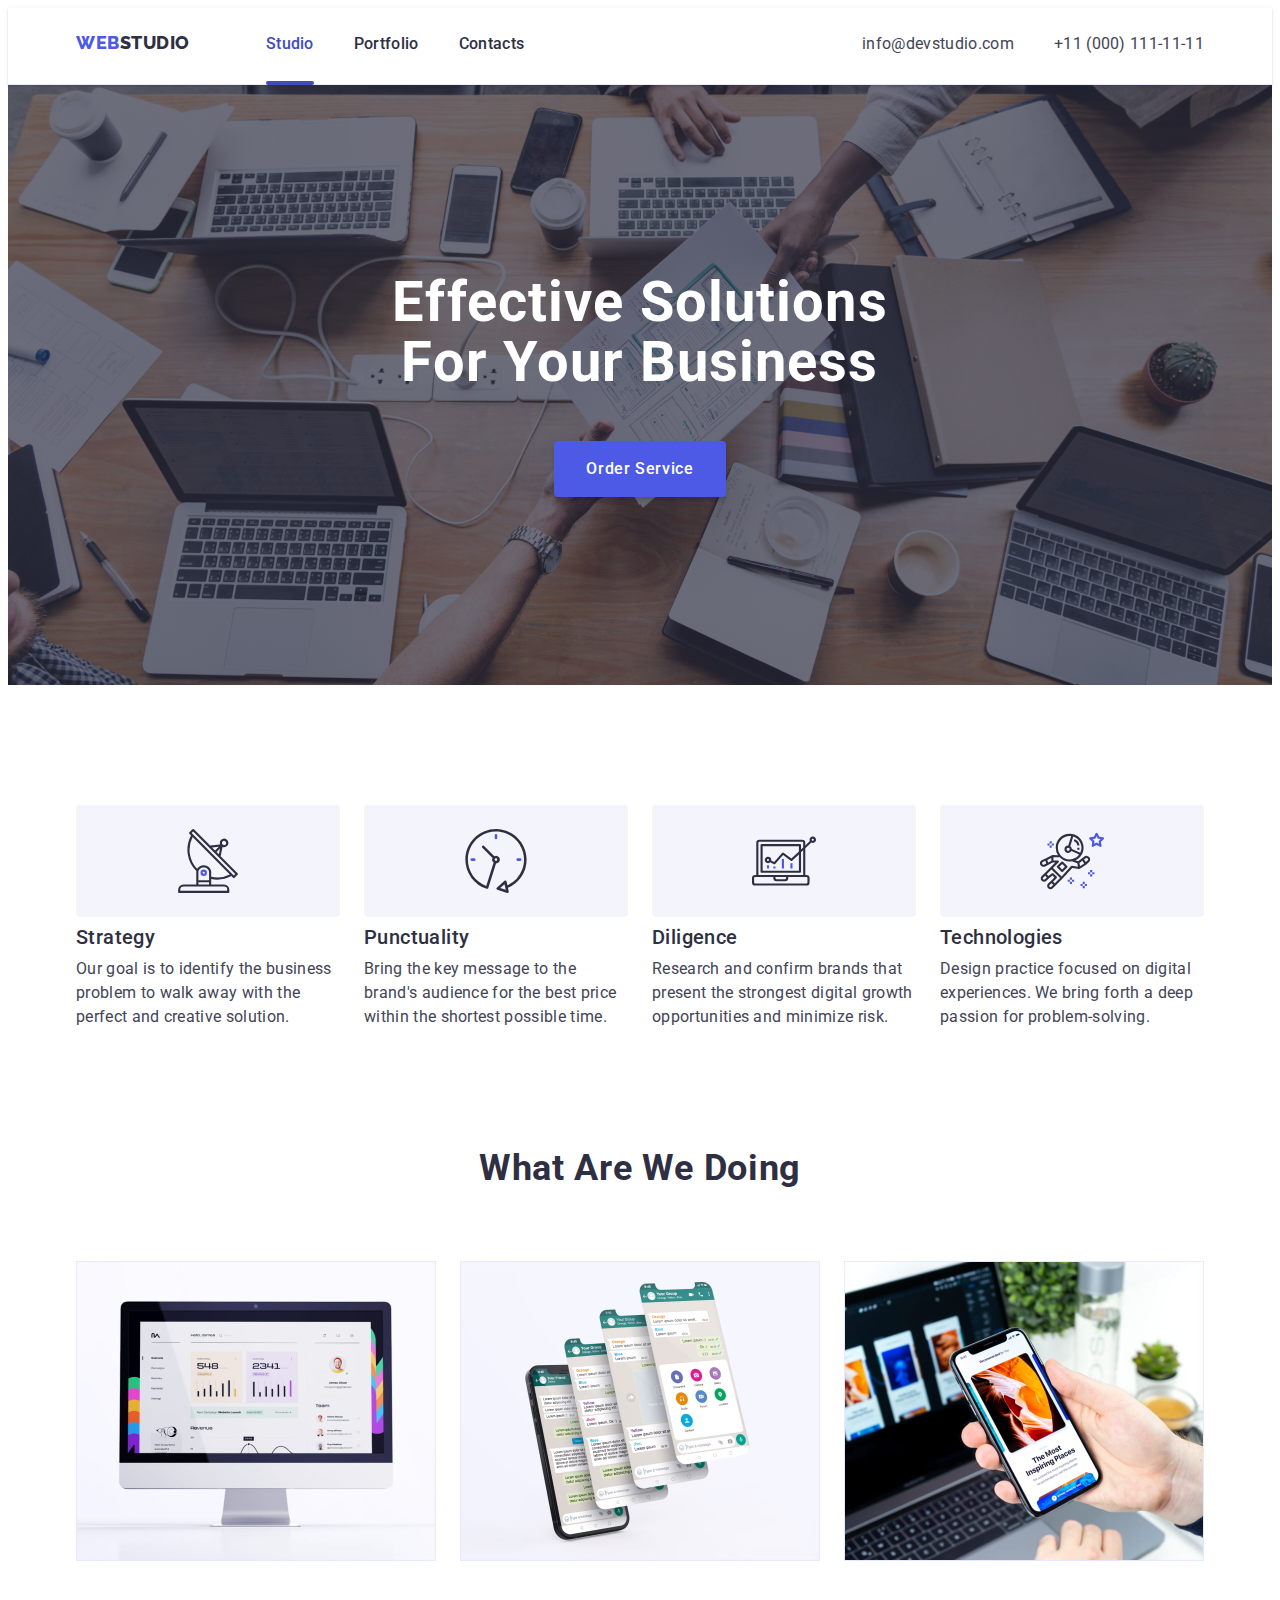
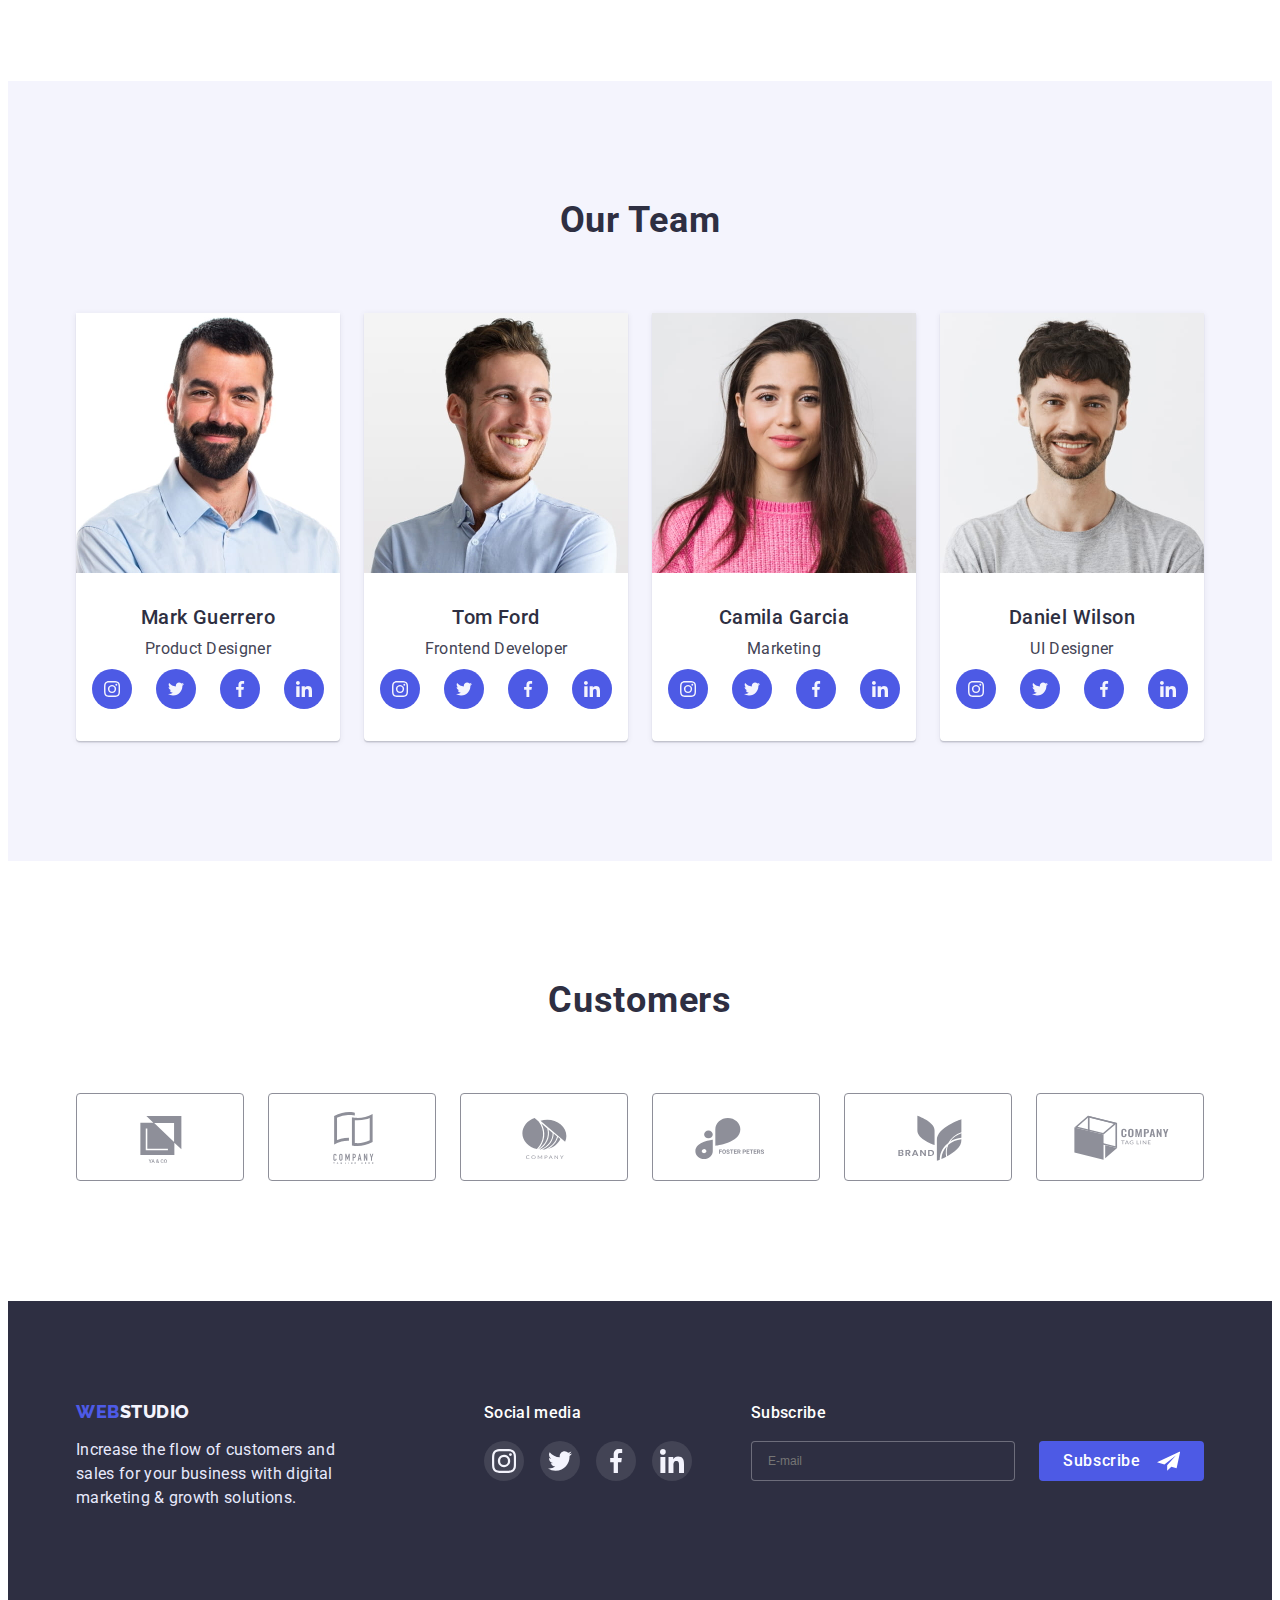
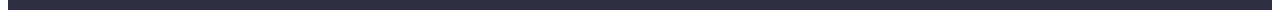
<file: index.html>
<!DOCTYPE html>
<html lang="en">
  <head>
    <meta charset="UTF-8" />
    <meta http-equiv="X-UA-Compatible" content="IE=edge" />
    <meta name="viewport" content="width=device-width, initial-scale=1.0" />
    <title>WebStudio</title>
    <link rel="preconnect" href="https://fonts.googleapis.com" />
    <link rel="preconnect" href="https://fonts.gstatic.com" crossorigin />
    <link
      href="https://fonts.googleapis.com/css2?family=Raleway:wght@800&family=Roboto:wght@400;500;700;900&display=swap"
      rel="stylesheet"
    />
    <link
      rel="stylesheet"
      href="https://cdnjs.cloudflare.com/ajax/libs/modern-normalize/1.1.0/modern-normalize.min.css"
      integrity="sha512-wpPYUAdjBVSE4KJnH1VR1HeZfpl1ub8YT/NKx4PuQ5NmX2tKuGu6U/JRp5y+Y8XG2tV+wKQpNHVUX03MfMFn9Q=="
      crossorigin="anonymous"
      referrerpolicy="no-referrer"
    />
    <link rel="stylesheet" href="./css/style.css" />
  </head>
  <body >
    <!-- header -->
    <header class="header">
      <div class="container head-nav">
        <nav class="navigation">
          <a href="./index.html" class="navigation-logo link"
            >Web<span class="head-logo">Studio</span></a
          >
          <ul class="navigation-list list">
            <li class="navigation-item">
              <a href="./index.html" class="navigation-link link accent"
                >Studio</a
              >
            </li>
            <li class="navigation-item">
              <a href="./portfolio.html" class="navigation-link link"
                >Portfolio</a
              >
            </li>
            <li class="navigation-item">
              <a href="" class="navigation-link link">Contacts</a>
            </li>
          </ul>
        </nav>
        <address class="address">
          <ul class="address-list list">
            <li class="address-item">
              <a href="mailto:info@devstudio.com" class="address-link link"
                >info@devstudio.com</a
              >
            </li>
            <li class="address-item">
              <a href="tel:+110001111111" class="address-link link"
                >+11 (000) 111-11-11</a
              >
            </li>
          </ul>
        </address>
        <button class="menu-btn js-open-menu" >
          <svg class="icon-menu">
            <use class="icon-charm" href="./images/icons.svg#icon-charm"></use>
          </svg>
        </button>
      </div>
    </header>
    <main>
      <!-- hero -->
      <section class="hero">
        <div class="container">
          <h1 class="hero-title">
            Effective Solutions <br />
            for Your Business
          </h1>
          <button type="button" class="style-btn hero-btn" data-modal-open>
            Order Service
          </button>
        </div>
      </section>
      <!-- section 2  -->
      <section class="quality section">
        <div class="container">
          <h2 class="quality-title visually-hidden">quality</h2>
          <ul class="quality-list list">
            <li class="quality-item">
              <div class="quality-box">
                <svg class="quality-icon">
                  <use href="./images/icons.svg#icon-antenna"></use>
                </svg>
              </div>
              <h3 class="quality-subtitle">Strategy</h3>
              <p class="quality-descr">
                Our goal is to identify the business problem to walk away with
                the perfect and creative solution.
              </p>
            </li>
            <li class="quality-item">
              <div class="quality-box">
                <svg class="quality-icon">
                  <use href="./images/icons.svg#icon-clock"></use>
                </svg>
              </div>
              <h3 class="quality-subtitle">Punctuality</h3>
              <p class="quality-descr">
                Bring the key message to the brand's audience for the best price
                within the shortest possible time.
              </p>
            </li>
            <li class="quality-item">
              <div class="quality-box">
                <svg class="quality-icon">
                  <use href="./images/icons.svg#icon-diagram"></use>
                </svg>
              </div>
              <h3 class="quality-subtitle">Diligence</h3>
              <p class="quality-descr">
                Research and confirm brands that present the strongest digital
                growth opportunities and minimize risk.
              </p>
            </li>
            <li class="quality-item">
              <div class="quality-box">
                <svg class="quality-icon">
                  <use href="./images/icons.svg#icon-astronaut"></use>
                </svg>
              </div>
              <h3 class="quality-subtitle">Technologies</h3>
              <p class="quality-descr">
                Design practice focused on digital experiences. We bring forth a
                deep passion for problem-solving.
              </p>
            </li>
          </ul>
        </div>
      </section>
      <!-- section 3 -->
      <section class="our-work section">
        <div class="container">
          <h2 class="work-title">What are we doing</h2>
          <ul class="work-list list">
            <li class="work-item">
              <img srcset="./images/img-1.jpg 360w, ./images/img-1@2x.jpg 720w" src="./images/img-1.jpg" sizes="(max-width: 767px) 360px,(min-width: 768px) 720px" alt="computer" width="360" />
            </li>
            <li class="work-item">
              <img srcset="./images/img-2.jpg 360w, ./images/img-2@2x.jpg 720w" src="./images/img-2.jpg" sizes="(max-width: 767px) 360px,(min-width: 768px) 720px" alt="mobile phone" width="360" />
            </li>
            <li class="work-item">
              <img srcset="./images/img-3.jpg 360w, ./images/img-3@2x.jpg 720w" src="./images/img-3.jpg" sizes="(max-width: 767px) 360px,(min-width: 768px) 720px" alt="work table" width="360" />
            </li>
          </ul>
        </div>
      </section>
      <!-- section 4 -->
      <section class="team section">
        <div class="container">
          <h2 class="team-title">Our Team</h2>
          <ul class="team-list list">
            <li class="team-item">
              <img srcset="./images/photo-1.jpg 264w, ./images/photo-1@2x.jpg 528w" sizes="(max-width: 767px) 264px,(min-width: 768px) 528px" src="./images/photo-1.jpg" alt="Mark Guerrero" />
              <div class="box">
                <h3 class="team-subtitle">Mark Guerrero</h3>
                <p class="team-descr">Product Designer</p>
                <ul class="team-soc-list list">
                  <li class="team-soc-item">
                    <a class="team-soc-link" href="">
                      <svg class="team-soc-icon">
                        <use href="./images/icons.svg#icon-instagram"></use>
                      </svg>
                    </a>
                  </li>
                  <li class="team-soc-item">
                    <a class="team-soc-link" href="">
                      <svg class="team-soc-icon">
                        <use href="./images/icons.svg#icon-twitter"></use>
                      </svg>
                    </a>
                  </li>
                  <li class="team-soc-item">
                    <a class="team-soc-link" href="">
                      <svg class="team-soc-icon">
                        <use href="./images/icons.svg#icon-facebook"></use>
                      </svg>
                    </a>
                  </li>
                  <li class="team-soc-item">
                    <a class="team-soc-link" href="">
                      <svg class="team-soc-icon">
                        <use href="./images/icons.svg#icon-linkedin"></use>
                      </svg>
                    </a>
                  </li>
                </ul>
              </div>
            </li>
            <li class="team-item">
              <img srcset="./images/photo-2.jpg 264w, ./images/photo-2@2x.jpg 528w" sizes="(max-width: 767px) 264px,(min-width: 768px) 528px" src="./images/photo-2.jpg" alt="Tom Ford" />
              <div class="box">
                <h3 class="team-subtitle">Tom Ford</h3>
                <p class="team-descr">Frontend Developer</p>
                <ul class="team-soc-list list">
                  <li class="team-soc-item">
                    <a class="team-soc-link" href="">
                      <svg class="team-soc-icon">
                        <use href="./images/icons.svg#icon-instagram"></use>
                      </svg>
                    </a>
                  </li>
                  <li class="team-soc-item">
                    <a class="team-soc-link" href="">
                      <svg class="team-soc-icon">
                        <use href="./images/icons.svg#icon-twitter"></use>
                      </svg>
                    </a>
                  </li>
                  <li class="team-soc-item">
                    <a class="team-soc-link" href="">
                      <svg class="team-soc-icon">
                        <use href="./images/icons.svg#icon-facebook"></use>
                      </svg>
                    </a>
                  </li>
                  <li class="team-soc-item">
                    <a class="team-soc-link" href="">
                      <svg class="team-soc-icon">
                        <use href="./images/icons.svg#icon-linkedin"></use>
                      </svg>
                    </a>
                  </li>
                </ul>
              </div>
            </li>
            <li class="team-item">
              <img srcset="./images/photo-3.jpg 264w, ./images/photo-3@2x.jpg 528w" sizes="(max-width: 767px) 264px,(min-width: 768px) 528px" src="./images/photo-3.jpg" alt="Camila Garcia" />
              <div class="box">
                <h3 class="team-subtitle">Camila Garcia</h3>
                <p class="team-descr">Marketing</p>
                <ul class="team-soc-list list">
                  <li class="team-soc-item">
                    <a class="team-soc-link" href="">
                      <svg class="team-soc-icon">
                        <use href="./images/icons.svg#icon-instagram"></use>
                      </svg>
                    </a>
                  </li>
                  <li class="team-soc-item">
                    <a class="team-soc-link" href="">
                      <svg class="team-soc-icon">
                        <use href="./images/icons.svg#icon-twitter"></use>
                      </svg>
                    </a>
                  </li>
                  <li class="team-soc-item">
                    <a class="team-soc-link" href="">
                      <svg class="team-soc-icon">
                        <use href="./images/icons.svg#icon-facebook"></use>
                      </svg>
                    </a>
                  </li>
                  <li class="team-soc-item">
                    <a class="team-soc-link" href="">
                      <svg class="team-soc-icon">
                        <use href="./images/icons.svg#icon-linkedin"></use>
                      </svg>
                    </a>
                  </li>
                </ul>
              </div>
            </li>
            <li class="team-item">
              <img srcset="./images/photo-4.jpg 264w, ./images/photo-4@2x.jpg 528w" sizes="(max-width: 767px) 264px,(min-width: 768px) 528px" src="./images/photo-4.jpg" alt="Daniel Wilson" />
              <div class="box">
                <h3 class="team-subtitle">Daniel Wilson</h3>
                <p class="team-descr">UI Designer</p>
                <ul class="team-soc-list list">
                  <li class="team-soc-item">
                    <a class="team-soc-link" href="">
                      <svg class="team-soc-icon">
                        <use href="./images/icons.svg#icon-instagram"></use>
                      </svg>
                    </a>
                  </li>
                  <li class="team-soc-item">
                    <a class="team-soc-link" href="">
                      <svg class="team-soc-icon">
                        <use href="./images/icons.svg#icon-twitter"></use>
                      </svg>
                    </a>
                  </li>
                  <li class="team-soc-item">
                    <a class="team-soc-link" href="">
                      <svg class="team-soc-icon">
                        <use href="./images/icons.svg#icon-facebook"></use>
                      </svg>
                    </a>
                  </li>
                  <li class="team-soc-item">
                    <a class="team-soc-link" href="">
                      <svg class="team-soc-icon">
                        <use href="./images/icons.svg#icon-linkedin"></use>
                      </svg>
                    </a>
                  </li>
                </ul>
              </div>
            </li>
          </ul>
        </div>
      </section>
      <!-- section 5 -->
      <section class="customers section">
        <div class="container">
          <h2 class="customers-title">Customers</h2>
          <ul class="customers-list list">
            <li class="customers-item">
              <a href="" class="customers-link link">
                <svg class="customers-icon">
                  <use href="./images/icons.svg#icon-Logo1"></use>
                </svg>
              </a>
            </li>
            <li class="customers-item">
              <a href="" class="customers-link">
                <svg class="customers-icon">
                  <use href="./images/icons.svg#icon-Logo2"></use>
                </svg>
              </a>
            </li>
            <li class="customers-item">
              <a href="" class="customers-link">
                <svg class="customers-icon">
                  <use href="./images/icons.svg#icon-Logo3"></use>
                </svg>
              </a>
            </li>
            <li class="customers-item">
              <a href="" class="customers-link">
                <svg class="customers-icon">
                  <use href="./images/icons.svg#icon-Logo4"></use>
                </svg>
              </a>
            </li>
            <li class="customers-item">
              <a href="" class="customers-link">
                <svg class="customers-icon">
                  <use href="./images/icons.svg#icon-Logo5"></use>
                </svg>
              </a>
            </li>
            <li class="customers-item">
              <a href="" class="customers-link">
                <svg class="customers-icon">
                  <use href="./images/icons.svg#icon-Logo6"></use>
                </svg>
              </a>
            </li>
          </ul>
        </div>
      </section>
    </main>
    <!-- footer -->
    <footer class="footer section">
      <div class="container">
        <div class="main-foot-box">
          <a href="./index.html" class="navigation-logo link"
            >Web<span class="foot-logo">Studio</span></a
          >
          <p class="footer-descr">
            Increase the flow of customers and sales for your business with
            digital marketing & growth solutions.
          </p>
        </div>
        <div class="sec-foot-box">
          <p class="foot-title">Social media</p>
          <ul class="footer-soc-list list">
            <li class="footer-soc-item">
              <a class="footer-soc-link" href="">
                <svg class="footer-soc-icon">
                  <use href="./images/icons.svg#icon-instagram"></use>
                </svg>
              </a>
            </li>
            <li class="footer-soc-item">
              <a class="footer-soc-link" href="">
                <svg class="footer-soc-icon">
                  <use href="./images/icons.svg#icon-twitter"></use>
                </svg>
              </a>
            </li>
            <li class="footer-soc-item">
              <a class="footer-soc-link" href="">
                <svg class="footer-soc-icon">
                  <use href="./images/icons.svg#icon-facebook"></use>
                </svg>
              </a>
            </li>
            <li class="footer-soc-item">
              <a class="footer-soc-link" href="">
                <svg class="footer-soc-icon">
                  <use href="./images/icons.svg#icon-linkedin"></use>
                </svg>
              </a>
            </li>
          </ul>
        </div>
        <div class="sub">
          <p class="foot-title">Subscribe</p>
          <form class="sub-form">
            <input
              class="sub-input"
              type="email"
              placeholder="E-mail"
              name="email-sub"
            />
            <button type="submit" class="sub-btn style-btn">
              Subscribe
              <svg class="sub-icon">
                <use href="./images/icons.svg#icon-sms"></use>
              </svg>
            </button>
          </form>
        </div>
      </div>
    </footer>
    <!-- mobile-menu -->
    <div class="mobile-menu js-menu-container" >
      <button class="modal-close js-close-menu" >
          <svg class="modal-icon">
            <use href="./images/icons.svg#icon-close"></use>
          </svg>
        </button>
      <ul class="mobi-list list">
        <li class="mobi-item">
          <a href="./index.html" class="mobi-link link">Studio</a>
        </li>
        <li class="mobi-item">
          <a href="./portfolio.html" class="mobi-link link">Portfolio</a>
        </li>
        <li class="mobi-item">
          <a href="" class="mobi-link link">Contacts</a>
        </li>
      </ul>
      <div class="container-adress">
        <address class="mobi-adress">
          <ul class="mobi-adress-list list">
            <li class="mobi-adress-item">
              <a href="tel:+110001111111" class="mobi-tel link"
                >+11 (000) 111-11-11</a
              >
            </li>
            <li class="mobi-adress-item">
              <a href="mailto:info@devstudio.com" class="mobi-email link"
                >info@devstudio.com</a
              >
            </li>
          </ul>
        </address>

        <ul class="team-soc-list list">
          <li class="team-soc-item">
            <a class="team-soc-link" href="">
              <svg class="team-soc-icon">
                <use href="./images/icons.svg#icon-instagram"></use>
              </svg>
            </a>
          </li>
          <li class="team-soc-item">
            <a class="team-soc-link" href="">
              <svg class="team-soc-icon">
                <use href="./images/icons.svg#icon-twitter"></use>
              </svg>
            </a>
          </li>
          <li class="team-soc-item">
            <a class="team-soc-link" href="">
              <svg class="team-soc-icon">
                <use href="./images/icons.svg#icon-facebook"></use>
              </svg>
            </a>
          </li>
          <li class="team-soc-item">
            <a class="team-soc-link" href="">
              <svg class="team-soc-icon">
                <use href="./images/icons.svg#icon-linkedin"></use>
              </svg>
            </a>
          </li>
        </ul>
      </div>
    </div>
    <!-- modal -->
    <div class="backdrop is-hidden" data-modal>
      <div class="modal">
        <button class="modal-close" data-modal-close>
          <svg class="modal-icon">
            <use href="./images/icons.svg#icon-close"></use>
          </svg>
        </button>

        <p class="title-modal">Leave your contacts and we will call you back</p>

        <form class="form-modal">
          <label class="field-form">
            <span class="input-name">Name</span>
            <span class="input-wrap">
              <input class="input" type="text" name="username" />
              <svg class="input-icon">
                <use href="./images/icons.svg#icon-person"></use>
              </svg>
            </span>
          </label>

          <label class="field-form">
            <span class="input-name">Phone</span>
            <span class="input-wrap">
              <input class="input" type="tel" name="tel" />
              <svg class="input-icon">
                <use href="./images/icons.svg#icon-phone"></use>
              </svg>
            </span>
          </label>

          <label class="field-form">
            <span class="input-name">Email</span>
            <span class="input-wrap">
              <input class="input" type="email" name="email" />
              <svg class="input-icon">
                <use href="./images/icons.svg#icon-email"></use>
              </svg>
            </span>
          </label>

          <label class="field-form">
            <span class="input-name">Comment</span>
            <textarea
              class="input-textarea"
              name="comment"
              placeholder="Text input"
            ></textarea>
          </label>

          <label class="checkbox-field">
            <input class="visually-hidden" type="checkbox" name="consent" />
            <svg class="icon">
              <use href="./images/icons.svg#icon-click"></use>
            </svg>
            <span class="checkbox-label"
              >I accept the terms and conditions of the
            </span>
            <a class="link-form" href="">Privacy Policy</a>
          </label>

          <button type="submit" class="btn-form style-btn">Send</button>
        </form>
      </div>
    </div>
    <!-- script -->
    <script src="./modal.js"></script>
    <script src="./mobile-menu.js"></script>
  </body>
</html>
</file>
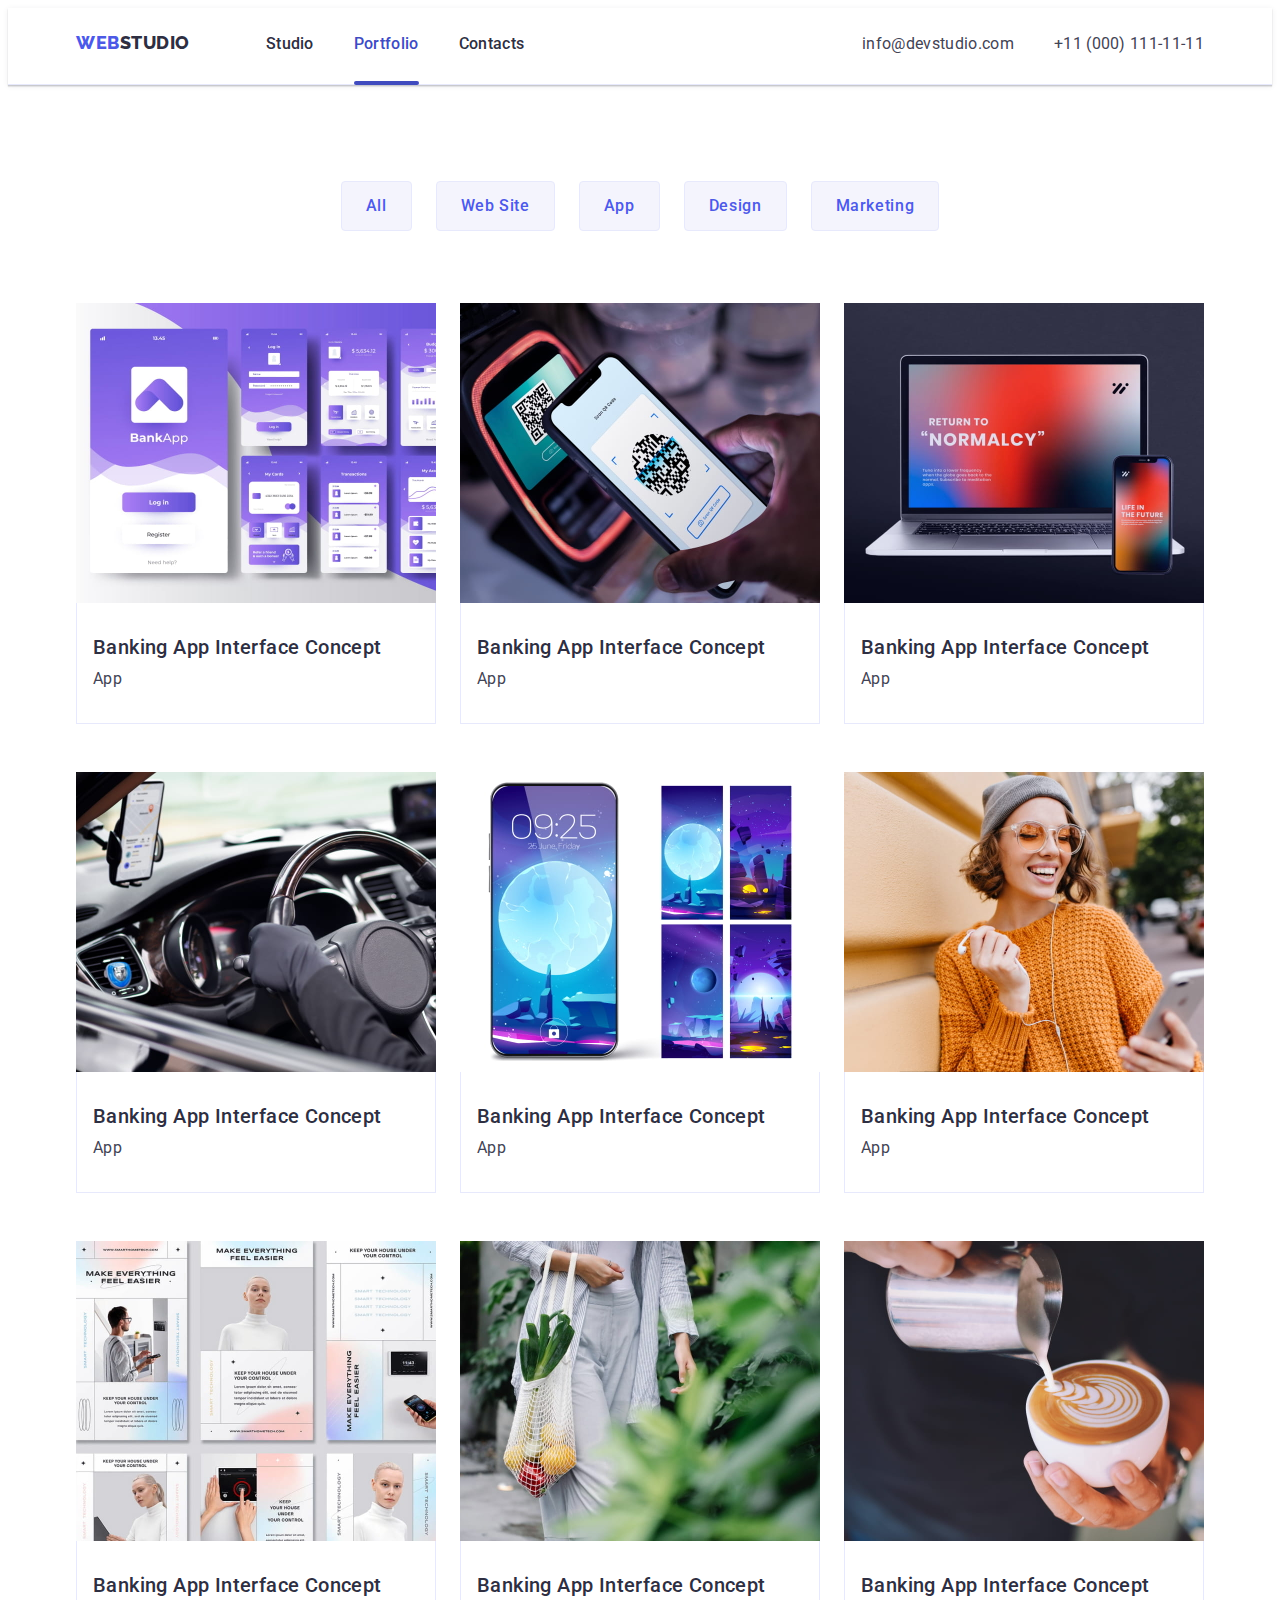
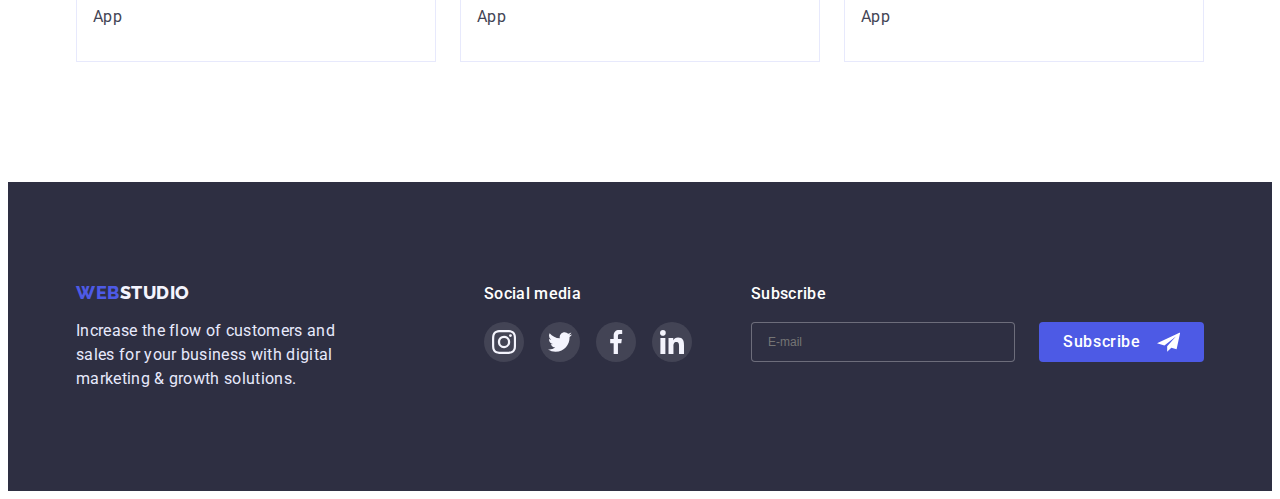
<file: portfolio.html>
<!DOCTYPE html>
<html lang="en">
  <head>
    <meta charset="UTF-8" />
    <meta http-equiv="X-UA-Compatible" content="IE=edge" />
    <meta name="viewport" content="width=device-width, initial-scale=1.0" />
    <title>Portfolio</title>
    <link rel="preconnect" href="https://fonts.googleapis.com" />
    <link rel="preconnect" href="https://fonts.gstatic.com" crossorigin />
    <link
      href="https://fonts.googleapis.com/css2?family=Raleway:wght@800&family=Roboto:wght@400;500;700;900&display=swap"
      rel="stylesheet"
    />
    <link
      rel="stylesheet"
      href="https://cdnjs.cloudflare.com/ajax/libs/modern-normalize/1.1.0/modern-normalize.min.css"
      integrity="sha512-wpPYUAdjBVSE4KJnH1VR1HeZfpl1ub8YT/NKx4PuQ5NmX2tKuGu6U/JRp5y+Y8XG2tV+wKQpNHVUX03MfMFn9Q=="
      crossorigin="anonymous"
      referrerpolicy="no-referrer"
    />
    <link rel="stylesheet" href="./css/style.css" />
  </head>
  <body>
    <header class="header">
      <div class="container head-nav">
        <nav class="navigation">
          <a href="./index.html" class="navigation-logo link"
            >Web<span class="head-logo">Studio</span></a
          >
          <ul class="navigation-list list">
            <li class="navigation-item">
              <a href="./index.html" class="navigation-link link"
                >Studio</a
              >
            </li>
            <li class="navigation-item">
              <a href="./portfolio.html" class="navigation-link link accent"
                >Portfolio</a
              >
            </li>
            <li class="navigation-item">
              <a href="" class="navigation-link link">Contacts</a>
            </li>
          </ul>
        </nav>
        <address class="address">
          <ul class="address-list list">
            <li class="address-item">
              <a href="mailto:info@devstudio.com" class="address-link link"
                >info@devstudio.com</a
              >
            </li>
            <li class="address-item">
              <a href="tel:+110001111111" class="address-link link"
                >+11 (000) 111-11-11</a
              >
            </li>
          </ul>
        </address>
        <button class="menu-btn js-open-menu" >
          <svg class="icon-menu">
            <use class="icon-charm" href="./images/icons.svg#icon-charm"></use>
          </svg>
        </button>
      </div>
    </header>
    <main>
      <section class="examples">
        <div class="container">
          <h1 class="examples-title visually-hidden">examples of work</h1>
          <ul class="examples-list list">
            <li class="examples-item">
              <button type="button" class="style-btn example-btn">All</button>
            </li>
            <li class="examples-item">
              <button type="button" class="style-btn example-btn">
                Web Site
              </button>
            </li>
            <li class="examples-item">
              <button type="button" class="style-btn example-btn">App</button>
            </li>
            <li class="examples-item">
              <button type="button" class="style-btn example-btn">
                Design
              </button>
            </li>
            <li class="examples-item">
              <button type="button" class="style-btn example-btn">
                Marketing
              </button>
            </li>
          </ul>

          <ul class="examples-work-list list">
            <li class="examples-work-item">
              <a href="" class="examples-work-link link">
                <div class="visually-shift">
                    <img
                    srcset="./images/bank.jpg 360w, ./images/i1@2x.jpg 720w"
                    sizes="(max-width: 767px) 360px,(min-width: 768px) 720px"
                    src="./images/bank.jpg"
                    alt="bank application"
                  />
                  <div class="hidden-box">
                    <p class="text-in-hidden">14 Stylish and User-Friendly App Design Concepts · Task Manager App · Calorie Tracker App · Exotic Fruit Ecommerce App · Cloud Storage App
                    </p>
                  </div>
                </div>
                <div class="in-card">
                  <h2 class="examples-subtitle">
                    Banking App Interface Concept
                  </h2>
                  <p class="examples-descr">App</p>
                </div>
              </a>
            </li>
            <li class="examples-work-item">
              <a href="" class="examples-work-link link">
                <div class="visually-shift">
                  <img
                  srcset="./images/scan.jpg 360w, ./images/i2@2x.jpg 720w"
                  sizes="(max-width: 767px) 360px,(min-width: 768px) 720px"
                  src="./images/scan.jpg"
                  alt="bank application"
                />
                <div class="hidden-box">
                  <p class="text-in-hidden">14 Stylish and User-Friendly App Design Concepts · Task Manager App · Calorie Tracker App · Exotic Fruit Ecommerce App · Cloud Storage App
                  </p>
                </div>
                </div>
                <div class="in-card">
                  <h2 class="examples-subtitle">
                    Banking App Interface Concept
                  </h2>
                  <p class="examples-descr">App</p>
                </div>
              </a>
            </li>
            <li class="examples-work-item">
              <a href="" class="examples-work-link link">
                <div class="visually-shift">
                  <img
                  srcset="./images/leptop-phone.jpg 360w, ./images/i3@2x.jpg 720w"
                  sizes="(max-width: 767px) 360px,(min-width: 768px) 720px"
                  src="./images/leptop-phone.jpg"
                  alt="bank application"
                />
                <div class="hidden-box">
                  <p class="text-in-hidden">14 Stylish and User-Friendly App Design Concepts · Task Manager App · Calorie Tracker App · Exotic Fruit Ecommerce App · Cloud Storage App
                  </p>
                </div>
                </div>
                <div class="in-card">
                  <h2 class="examples-subtitle">
                    Banking App Interface Concept
                  </h2>
                  <p class="examples-descr">App</p>
                </div>
              </a>
            </li>
            <li class="examples-work-item">
              <a href="" class="examples-work-link link">
                <div class="visually-shift">
                  <img
                  srcset="./images/car.jpg 360w, ./images/i4@2x.jpg 720w"
                  sizes="(max-width: 767px) 360px,(min-width: 768px) 720px"
                  src="./images/car.jpg"
                  alt="bank application"
                />
                <div class="hidden-box">
                  <p class="text-in-hidden">14 Stylish and User-Friendly App Design Concepts · Task Manager App · Calorie Tracker App · Exotic Fruit Ecommerce App · Cloud Storage App
                  </p>
                </div>
                </div>
                <div class="in-card">
                  <h2 class="examples-subtitle">
                    Banking App Interface Concept
                  </h2>
                  <p class="examples-descr">App</p>
                </div>
              </a>
            </li>
            <li class="examples-work-item">
              <a href="" class="examples-work-link link">
                <div class="visually-shift">
                  <img
                  srcset="./images/phonebackground.jpg 360w, ./images/i5@2x.jpg 720w"
                  sizes="(max-width: 767px) 360px,(min-width: 768px) 720px"
                  src="./images/phonebackground.jpg"
                  alt="bank application"
                />
                <div class="hidden-box">
                  <p class="text-in-hidden">14 Stylish and User-Friendly App Design Concepts · Task Manager App · Calorie Tracker App · Exotic Fruit Ecommerce App · Cloud Storage App
                  </p>
                </div>
                </div>
                <div class="in-card">
                  <h2 class="examples-subtitle">
                    Banking App Interface Concept
                  </h2>
                  <p class="examples-descr">App</p>
                </div>
              </a>
            </li>
            <li class="examples-work-item">
              <a href="" class="examples-work-link link">
                <div class="visually-shift">
                  <img
                  srcset="./images/girl-headphone.jpg 360w, ./images/i6@2x.jpg 720w"
                  sizes="(max-width: 767px) 360px,(min-width: 768px) 720px"
                  src="./images/girl-headphone.jpg"
                  alt="bank application"
                />
                <div class="hidden-box">
                  <p class="text-in-hidden">14 Stylish and User-Friendly App Design Concepts · Task Manager App · Calorie Tracker App · Exotic Fruit Ecommerce App · Cloud Storage App
                  </p>
                </div>
                </div>
                <div class="in-card">
                  <h2 class="examples-subtitle">
                    Banking App Interface Concept
                  </h2>
                  <p class="examples-descr">App</p>
                </div>
              </a>
            </li>
            <li class="examples-work-item">
              <a href="" class="examples-work-link link">
                <div class="visually-shift">
                  <img
                  srcset="./images/application.jpg 360w, ./images/i7@2x.jpg 720w"
                  sizes="(max-width: 767px) 360px,(min-width: 768px) 720px"
                  src="./images/application.jpg"
                  alt="bank application"
                />
                <div class="hidden-box">
                  <p class="text-in-hidden">14 Stylish and User-Friendly App Design Concepts · Task Manager App · Calorie Tracker App · Exotic Fruit Ecommerce App · Cloud Storage App
                  </p>
                </div>
                </div>
                <div class="in-card">
                  <h2 class="examples-subtitle">
                    Banking App Interface Concept
                  </h2>
                  <p class="examples-descr">App</p>
                </div>
              </a>
            </li>
            <li class="examples-work-item">
              <a href="" class="examples-work-link link">
                <div class="visually-shift">
                  <img
                  srcset="./images/organic.jpg 360w, ./images/i8@2x.jpg 720w"
                  sizes="(max-width: 767px) 360px,(min-width: 768px) 720px"
                  src="./images/organic.jpg"
                  alt="bank application"
                />
                <div class="hidden-box">
                  <p class="text-in-hidden">14 Stylish and User-Friendly App Design Concepts · Task Manager App · Calorie Tracker App · Exotic Fruit Ecommerce App · Cloud Storage App
                  </p>
                </div>
                </div>
                <div class="in-card">
                  <h2 class="examples-subtitle">
                    Banking App Interface Concept
                  </h2>
                  <p class="examples-descr">App</p>
                </div>
              </a>
            </li>
            <li class="examples-work-item">
              <a href="" class="examples-work-link link">
                <div class="visually-shift">
                  <img
                  srcset="./images/coffee.jpg 360w, ./images/i9@2x.jpg 720w"
                  sizes="(max-width: 767px) 360px,(min-width: 768px) 720px"
                  src="./images/coffee.jpg"
                  alt="bank application"
                />
                <div class="hidden-box">
                  <p class="text-in-hidden">14 Stylish and User-Friendly App Design Concepts · Task Manager App · Calorie Tracker App · Exotic Fruit Ecommerce App · Cloud Storage App
                  </p>
                </div>
                </div>
                <div class="in-card">
                  <h2 class="examples-subtitle">
                    Banking App Interface Concept
                  </h2>
                  <p class="examples-descr">App</p>
                </div>
              </a>
            </li>
          </ul>
        </div>
      </section>
    </main>

    <footer class="footer section">
      <div class="container">
        <div class="main-foot-box">
          <a href="./index.html" class="navigation-logo link"
            >Web<span class="foot-logo">Studio</span></a
          >
          <p class="footer-descr">
            Increase the flow of customers and sales for your business with
            digital marketing & growth solutions.
          </p>
        </div>
        <div class="sec-foot-box">
          <p class="foot-title">Social media</p>
          <ul class="footer-soc-list list">
            <li class="footer-soc-item">
              <a class="footer-soc-link" href="">
                <svg class="footer-soc-icon">
                  <use href="./images/icons.svg#icon-instagram"></use>
                </svg>
              </a>
            </li>
            <li class="footer-soc-item">
              <a class="footer-soc-link" href="">
                <svg class="footer-soc-icon">
                  <use href="./images/icons.svg#icon-twitter"></use>
                </svg>
              </a>
            </li>
            <li class="footer-soc-item">
              <a class="footer-soc-link" href="">
                <svg class="footer-soc-icon">
                  <use href="./images/icons.svg#icon-facebook"></use>
                </svg>
              </a>
            </li>
            <li class="footer-soc-item">
              <a class="footer-soc-link" href="">
                <svg class="footer-soc-icon">
                  <use href="./images/icons.svg#icon-linkedin"></use>
                </svg>
              </a>
            </li>
          </ul>
        </div>
        <div class="sub">
          <p class="foot-title">Subscribe</p>
          <form class="sub-form">
            <input
              class="sub-input"
              type="email"
              placeholder="E-mail"
              name="email-sub"
            />
            <button type="submit" class="sub-btn style-btn">
              Subscribe
              <svg class="sub-icon">
                <use href="./images/icons.svg#icon-sms"></use>
              </svg>
            </button>
          </form>
        </div>
      </div>
    </footer>
    <!-- mobile-menu -->
    <div class="mobile-menu js-menu-container" >
      <button class="modal-close js-close-menu" >
          <svg class="modal-icon">
            <use href="./images/icons.svg#icon-close"></use>
          </svg>
        </button>
      <ul class="mobi-list list">
        <li class="mobi-item">
          <a href="./index.html" class="mobi-link link">Studio</a>
        </li>
        <li class="mobi-item">
          <a href="./portfolio.html" class="mobi-link link">Portfolio</a>
        </li>
        <li class="mobi-item">
          <a href="" class="mobi-link link">Contacts</a>
        </li>
      </ul>
      <div class="container-adress">
        <address class="mobi-adress">
          <ul class="mobi-adress-list list">
            <li class="mobi-adress-item">
              <a href="tel:+110001111111" class="mobi-tel link"
                >+11 (000) 111-11-11</a
              >
            </li>
            <li class="mobi-adress-item">
              <a href="mailto:info@devstudio.com" class="mobi-email link"
                >info@devstudio.com</a
              >
            </li>
          </ul>
        </address>

        <ul class="team-soc-list list">
          <li class="team-soc-item">
            <a class="team-soc-link" href="">
              <svg class="team-soc-icon">
                <use href="./images/icons.svg#icon-instagram"></use>
              </svg>
            </a>
          </li>
          <li class="team-soc-item">
            <a class="team-soc-link" href="">
              <svg class="team-soc-icon">
                <use href="./images/icons.svg#icon-twitter"></use>
              </svg>
            </a>
          </li>
          <li class="team-soc-item">
            <a class="team-soc-link" href="">
              <svg class="team-soc-icon">
                <use href="./images/icons.svg#icon-facebook"></use>
              </svg>
            </a>
          </li>
          <li class="team-soc-item">
            <a class="team-soc-link" href="">
              <svg class="team-soc-icon">
                <use href="./images/icons.svg#icon-linkedin"></use>
              </svg>
            </a>
          </li>
        </ul>
      </div>
    </div>

    <script src="./mobile-menu.js"></script>
  </body>
</html>
</file>
<file: css/style.css>
:root {
  --color-iris: #4d5ae5;
  --color-ocean: #404bbf;
  --color-navy-blue: #2e2f42;
  --color-green: #31d0aa;
  --color-slate: #434455;
  --color-light-slate: #8e8f99;
  --color-cornflower: #e7e9fc;
  --color-cloud: #f4f4fd;
  --color-white: #ffffff;
}

html {
  box-sizing: border-box;
}

*,
::before,
::after {
  box-sizing: inherit;
  /* outline: 1px solid teal */
}

body {
  font-family: "Roboto", sans-serif;
  color: #434455;
}

.list {
  list-style: none;
}

.link {
  text-decoration: none;
}

h1,
h2,
h3,
h4,
h5,
h6,
ul,
ol,
p {
  margin: 0;
  padding: 0;
}

.container {
  margin: 0 auto;
  padding: 0 16px;
}
@media screen and (min-width: 1158px) {
  .container {
    padding: 0 15px;
    width: 1158px;
  }
}

.section {
  padding-top: 96px;
  padding-bottom: 96px;
}
@media screen and (min-width: 1158px) {
  .section {
    padding-top: 120px;
    padding-bottom: 120px;
  }
}

img,
a {
  display: block;
}

.visually-hidden {
  position: absolute;
  width: 1px;
  height: 1px;
  margin: -1px;
  border: 0;
  padding: 0;
  white-space: nowrap;
  clip-path: inset(100%);
  clip: rect(0 0 0 0);
  overflow: hidden;
}

/* header */
.header {
  position: relative;
  border-bottom: 1px solid var(--color-cornflower);
  padding: 24px 0;
  box-shadow: 0px 2px 1px rgba(46, 47, 66, 0.08), 0px 1px 1px rgba(46, 47, 66, 0.16), 0px 1px 6px rgba(46, 47, 66, 0.08);
}
@media screen and (min-width: 768px) and (max-width: 919px) {
  .header {
    padding: 24px 0 11px 0;
  }
}
@media screen and (min-width: 920px) and (max-width: 1157px) {
  .header {
    padding: 24px 0 21px 0;
  }
}
@media screen and (min-width: 1158px) {
  .header {
    padding: 24px 0 28px 0;
  }
}

.head-nav {
  display: flex;
}

.navigation {
  display: flex;
}

@media screen and (max-width: 767px) {
  .navigation-list,
.address {
    display: none;
  }
}

.navigation-logo {
  font-family: "Raleway", sans-serif;
  font-weight: 800;
  font-size: 18px;
  line-height: 1.17;
  color: var(--color-iris);
  letter-spacing: 0.03em;
  text-transform: uppercase;
}

.navigation .navigation-logo {
  margin-right: 76px;
}

.head-logo {
  color: var(--color-navy-blue);
  display: contents;
}

.navigation-item:not(:last-child) {
  margin-right: 40px;
}

.navigation-item {
  position: relative;
}

.navigation-link {
  color: var(--color-navy-blue);
  font-weight: 500;
  font-size: 16px;
  line-height: 1.5;
  letter-spacing: 0.02em;
  transition-property: color;
  transition-duration: 250ms;
  transition-timing-function: cubic-bezier(0.4, 0, 0.2, 1);
}

.address {
  margin-left: auto;
}

@media screen and (max-width: 919px) {
  .address-item:not(:last-child) {
    margin-bottom: 6px;
  }
}
@media screen and (min-width: 920px) {
  .address-item:not(:last-child) {
    margin-right: 40px;
  }
}

.address-link {
  color: var(--color-slate);
  font-weight: 400;
  font-size: 12px;
  line-height: 1.17;
  letter-spacing: 0.04em;
  font-style: normal;
  transition-property: color;
  transition-duration: 250ms;
  transition-timing-function: cubic-bezier(0.4, 0, 0.2, 1);
}
@media screen and (min-width: 920px) {
  .address-link {
    font-size: 16px;
    line-height: 1.5;
    letter-spacing: 0.02em;
  }
}

@media screen and (min-width: 768px) {
  .navigation-list {
    display: flex;
    justify-content: space-between;
  }
}

@media screen and (min-width: 920px) {
  .address-list {
    display: flex;
    justify-content: space-between;
  }
}

.navigation-link:hover,
.navigation-link:focus,
.address-link:hover,
.address-link:focus {
  color: var(--color-ocean);
}

.accent {
  color: var(--color-ocean);
}

.accent::after {
  content: "";
  position: absolute;
  left: 0;
  display: inline-block;
  border-radius: 2px;
  width: 100%;
  height: 4px;
  background-color: var(--color-ocean);
  pointer-events: none;
}
@media screen and (min-width: 768px) {
  .accent::after {
    bottom: -12px;
  }
}
@media screen and (min-width: 920px) {
  .accent::after {
    bottom: -22px;
  }
}
@media screen and (min-width: 1158px) {
  .accent::after {
    bottom: -29px;
  }
}

.menu-btn {
  position: absolute;
  right: 16px;
  top: 24px;
  background-color: #fff;
  border: none;
}
@media screen and (min-width: 768px) {
  .menu-btn {
    display: none;
  }
}

.icon-menu {
  width: 32px;
  height: 22px;
}

.icon-charm {
  stroke: #2e2f42;
}

.menu-btn:hover .icon-charm {
  stroke: var(--color-ocean);
}

/* hero */
.hero {
  padding: 112px 0;
  text-align: center;
  background-image: linear-gradient(rgba(46, 47, 66, 0.7), rgba(46, 47, 66, 0.7)), url(../images/bgi-hero.jpg);
  background-repeat: no-repeat;
  background-size: cover;
  background-position: center;
  max-width: 1440px;
  margin: 0 auto;
  background-color: var(--color-navy-blue);
}
@media screen and (min-width: 768px) {
  .hero {
    padding: 112px 0 108px 0;
    height: 436px;
  }
}
@media screen and (min-width: 1158px) {
  .hero {
    padding: 188px 0;
    height: 600px;
  }
}
@media (min-device-pixel-ratio: 2), (min-resolution: 192dpi), (min-resolution: 2dppx) {
  .hero {
    background-image: linear-gradient(rgba(46, 47, 66, 0.7), rgba(46, 47, 66, 0.7)), url(../images/bgi-hero@2x.jpg);
  }
}

.hero-title {
  margin-bottom: 72px;
  color: var(--color-white);
  letter-spacing: 0.02em;
  font-weight: 700;
  font-size: 36px;
  line-height: 1.11;
  text-transform: capitalize;
}
@media screen and (min-width: 768px) {
  .hero-title {
    font-size: 56px;
    line-height: 1.07;
    margin-bottom: 40px;
  }
}
@media screen and (min-width: 1158px) {
  .hero-title {
    margin-bottom: 48px;
  }
}

.style-btn {
  cursor: pointer;
  border: 0 none;
  border-radius: 4px;
  font-weight: 500;
  font-size: 16px;
  line-height: 1.5;
  font-family: "Roboto", sans-serif;
  letter-spacing: 0.04em;
}

.hero-btn {
  padding: 16px 32px;
  color: var(--color-white);
  background-color: var(--color-iris);
  box-shadow: 0px 4px 4px rgba(0, 0, 0, 0.15);
  transition-property: background-color, box-shadow;
  transition-duration: 250ms;
  transition-timing-function: cubic-bezier(0.4, 0, 0.2, 0);
}

.hero-btn:hover,
.hero-btn:focus {
  background-color: var(--color-ocean);
}

/* moodal */
.is-hidden {
  opacity: 0;
  pointer-events: none;
  visibility: hidden;
}

.backdrop {
  position: fixed;
  top: 0;
  left: 0;
  width: 100%;
  height: 100%;
  background-color: rgba(46, 47, 66, 0.4);
  transition: opacity 250ms cubic-bezier(0.4, 0, 0.2, 1), visibility 250ms cubic-bezier(0.4, 0, 0.2, 1);
}

.modal {
  position: absolute;
  top: 50%;
  left: 50%;
  padding: 72px 24px 24px 24px;
  width: 100%;
  height: 100%;
  border-radius: 4px;
  background-color: #fcfcfc;
  transform: translate(-50%, -50%);
}
@media screen and (min-width: 428px) {
  .modal {
    width: 392px;
    height: auto;
  }
}
@media screen and (max-height: 600px) {
  .modal {
    overflow: auto;
  }
}

.modal-close {
  position: absolute;
  top: 24px;
  right: 24px;
  padding: 8px;
  width: 24px;
  height: 24px;
  border-radius: 50%;
  border: 1px solid rgba(0, 0, 0, 0.1);
  cursor: pointer;
  background-color: var(--color-cornflower);
  transition: background-color 250ms cubic-bezier(0.4, 0, 0.2, 0), border-radius 250ms cubic-bezier(0.4, 0, 0.2, 0);
}

.modal-close:is(:hover, :focus) {
  background-color: var(--color-ocean);
  border: 1px solid var(--color-ocean);
}

.modal-close:is(:hover, :focus) .modal-icon {
  fill: #ffffff;
}

.modal-icon {
  position: absolute;
  top: 50%;
  left: 50%;
  transform: translate(-50%, -50%);
  max-width: 8px;
  max-height: 8px;
  fill: #000;
  transition: fill 250ms cubic-bezier(0.4, 0, 0.2, 0);
}

.title-modal {
  font-weight: 500;
  font-size: 16px;
  line-height: 1.5;
  text-align: center;
  letter-spacing: 0.02em;
  color: #2e2f42;
  margin-bottom: 16px;
}

.field-form {
  display: flex;
  flex-direction: column;
  margin-bottom: 8px;
}

.field-form:nth-child(4) {
  margin-bottom: 16px;
}

.input-name {
  font-weight: 400;
  font-size: 12px;
  line-height: 1.17;
  letter-spacing: 0.04em;
  color: #8e8f99;
  margin-bottom: 4px;
}

.input-wrap {
  position: relative;
}

.input {
  padding: 8px 16px 8px 38px;
  width: 100%;
  border: 1px solid rgba(33, 33, 33, 0.2);
  border-radius: 4px;
  outline: none;
  height: 40px;
  font-weight: 400;
  font-size: 12px;
  line-height: 1.17;
  letter-spacing: 0.04em;
  color: #8e8f99;
  transition: border 250ms linear;
}

.input-icon {
  position: absolute;
  top: 50%;
  left: 16px;
  transform: translateY(-50%);
  width: 18px;
  height: 24px;
  fill: var(--color-navy-blue);
  transition: fill 250ms linear;
}

.input-textarea {
  width: 100%;
  height: 120px;
  border: 1px solid rgba(33, 33, 33, 0.2);
  border-radius: 4px;
  outline: none;
  resize: none;
  padding: 8px 16px;
  font-weight: 400;
  font-size: 12px;
  line-height: 1.17;
  letter-spacing: 0.04em;
  color: #8e8f99;
  transition: border 250ms linear;
}

.input:focus {
  border: 1px solid #4d5ae5;
}

.input:focus + .input-icon {
  fill: var(--color-iris);
}

.input-textarea::placeholder {
  font-weight: 400;
  font-size: 12px;
  line-height: 1.17;
  letter-spacing: 0.04em;
  color: rgba(117, 117, 117, 0.5);
}

.input-textarea:focus {
  border: 1px solid var(--color-iris);
}

.checkbox-field {
  display: flex;
  align-items: center;
  margin-bottom: 24px;
}

.visually-hidden:checked + .icon {
  background-color: var(--color-ocean);
  border: 1.25px solid var(--color-ocean);
}

.visually-hidden:focus + .icon {
  border: 1.25px solid var(--color-ocean);
}

.icon {
  width: 16px;
  height: 16px;
  margin-right: 8px;
  background-color: #fff;
  cursor: pointer;
  border: 1.25px solid #2e2f42;
  border-radius: 2px;
  background-origin: border-box;
  fill: #fff;
  transition: background-color 250ms linear, border 250ms linear;
}

.checkbox-label {
  font-weight: 400;
  font-size: 12px;
  line-height: 1.17;
  letter-spacing: 0.04em;
  color: #757575;
  margin-right: 4px;
}

.link-form {
  font-weight: 400;
  font-size: 12px;
  line-height: 1.33;
  letter-spacing: 0.04em;
  text-decoration-line: underline;
  color: #4d5ae5;
  transition: color 250ms linear;
}

.link-form:is(:hover, :focus) {
  color: var(--color-ocean);
}

.btn-form {
  min-width: 169px;
  padding: 16px 32px;
  margin: 0 auto;
  display: flex;
  align-items: center;
  justify-content: center;
  background-color: var(--color-iris);
  color: #ffffff;
  box-shadow: 0px 4px 4px rgba(0, 0, 0, 0.15);
  transition: background-color 250ms linear;
}

.btn-form:hover,
.btn-form:focus {
  background-color: var(--color-ocean);
}

/* section 2 */
@media screen and (min-width: 1158px) {
  .quality {
    padding-bottom: 0;
  }
}

@media screen and (min-width: 768px) and (max-width: 1157px) {
  .quality .container {
    width: 768px;
  }
}

@media screen and (min-width: 768px) {
  .quality-list {
    display: flex;
    flex-wrap: wrap;
    gap: 72px 24px;
  }
}

@media screen and (max-width: 767px) {
  .quality-item:not(:last-child) {
    margin-bottom: 72px;
  }
}
@media screen and (min-width: 428px) and (max-width: 767px) {
  .quality-item {
    width: 396px;
    margin: 0 auto;
  }
}
@media screen and (min-width: 768px) and (max-width: 1157px) {
  .quality-item {
    width: 356px;
    margin: 0 auto;
  }
}
@media screen and (min-width: 1158px) {
  .quality-item {
    flex-basis: calc((100% - 72px) / 4);
  }
}

.quality-box {
  height: 112px;
  border-radius: 4px;
  background-color: var(--color-cloud);
  display: flex;
  align-items: center;
  justify-content: center;
  margin-bottom: 8px;
}
@media screen and (max-width: 1157px) {
  .quality-box {
    display: none;
  }
}

.quality-icon {
  width: 64px;
  height: 64px;
}

.quality-subtitle {
  font-weight: 700;
  font-size: 36px;
  line-height: 1.11;
  text-align: center;
  text-transform: capitalize;
  letter-spacing: 0.02em;
  color: #2e2f42;
  margin-bottom: 8px;
}
@media screen and (min-width: 768px) {
  .quality-subtitle {
    text-align: start;
  }
}
@media screen and (min-width: 1158px) {
  .quality-subtitle {
    font-weight: 500;
    font-size: 20px;
    line-height: 1.2;
  }
}

.quality-descr {
  font-size: 16px;
  color: var(--color-slate);
  letter-spacing: 0.02em;
  line-height: 1.5;
}
@media screen and (max-width: 1157px) {
  .quality-descr {
    font-weight: 500;
  }
}

/* section 3 */
@media screen and (max-width: 1157px) {
  .our-work {
    display: none;
  }
}

.work-title {
  font-weight: 700;
  font-size: 36px;
  line-height: 1.11;
  text-align: center;
  letter-spacing: 0.02em;
  text-transform: capitalize;
  color: var(--color-navy-blue);
  margin-bottom: 72px;
}

.work-list {
  display: flex;
  justify-content: space-between;
}

.work-item:not(:last-child) {
  margin-right: 24px;
}

/* section 4 */
.team {
  background-color: var(--color-cloud);
}

@media screen and (min-width: 768px) and (max-width: 1157px) {
  .team .container {
    width: 768px;
  }
}

.team-title {
  font-weight: 700;
  font-size: 36px;
  line-height: 1.11;
  text-align: center;
  letter-spacing: 0.02em;
  text-transform: capitalize;
  color: var(--color-navy-blue);
  margin-bottom: 72px;
}

@media screen and (min-width: 768px) {
  .team-list {
    display: flex;
    flex-wrap: wrap;
    justify-content: center;
    gap: 64px 24px;
  }
}

.team-item {
  background-color: var(--color-white);
  box-shadow: 0px 1px 6px rgba(46, 47, 66, 0.08), 0px 1px 1px rgba(46, 47, 66, 0.16), 0px 2px 1px rgba(46, 47, 66, 0.08);
  border-radius: 0px 0px 4px 4px;
}
@media screen and (min-width: 296px) {
  .team-item {
    width: 264px;
  }
}
@media screen and (max-width: 767px) {
  .team-item {
    margin: 0 auto;
  }
  .team-item:not(:last-child) {
    margin-bottom: 72px;
  }
}

.team-item > img {
  max-width: 100%;
}

.box {
  padding: 32px 16px;
  text-align: center;
}

.team-subtitle {
  font-weight: 500;
  font-size: 20px;
  line-height: 1.2;
  letter-spacing: 0.02em;
  color: var(--color-navy-blue);
  margin-bottom: 8px;
}

.team-descr {
  color: var(--color-slate);
  font-size: 16px;
  line-height: 1.5;
  letter-spacing: 0.02em;
  margin-bottom: 8px;
}

.team-soc-list {
  display: flex;
  justify-content: center;
  gap: 24px;
}

.team-soc-item {
  width: 40px;
  height: 40px;
}

.team-soc-link {
  width: 100%;
  height: 100%;
  border-radius: 50%;
  background-color: var(--color-iris);
  display: flex;
  justify-content: center;
  align-items: center;
  transition-property: background-color;
  transition-duration: 250ms;
  transition-timing-function: cubic-bezier(0.4, 0, 0.2, 1);
}

.team-soc-icon {
  fill: var(--color-cloud);
  width: 16px;
  height: 16px;
}

.team-soc-link:hover,
.team-soc-link:focus {
  background-color: var(--color-ocean);
}

/* section 5 */
.customers {
  text-align: center;
}

@media screen and (min-width: 428px) and (max-width: 767px) {
  .customers .container {
    width: 428px;
  }
}
@media screen and (min-width: 768px) and (max-width: 1157px) {
  .customers .container {
    width: 768px;
  }
}

.customers-title {
  margin-bottom: 72px;
  font-size: 36px;
  line-height: 1.11;
  letter-spacing: 0.02em;
  text-transform: capitalize;
  color: var(--color-navy-blue);
}

.customers-list {
  display: flex;
}
@media screen and (max-width: 427px) {
  .customers-list {
    flex-direction: column;
    align-items: center;
    justify-content: center;
  }
}
@media screen and (min-width: 428px) {
  .customers-list {
    flex-wrap: wrap;
    justify-content: center;
    gap: 72px 16px;
  }
}
@media screen and (min-width: 768px) {
  .customers-list {
    gap: 72px 24px;
  }
}

.customers-item {
  width: 190px;
  height: 88px;
}
@media screen and (max-width: 428px) {
  .customers-item {
    margin-bottom: 30px;
    justify-content: center;
  }
}
@media screen and (min-width: 768px) {
  .customers-item {
    width: 168px;
    height: 88px;
  }
}

.customers-link {
  width: 100%;
  height: 100%;
  display: flex;
  justify-content: center;
  align-items: center;
  border-radius: 4px;
  border: 1px solid currentColor;
  color: var(--color-light-slate);
  transition-property: color;
  transition-duration: 250ms;
  transition-timing-function: cubic-bezier(0.4, 0, 0.2, 1);
}

.customers-icon {
  width: 104px;
  height: 56px;
  fill: currentColor;
}

.customers-link:is(:hover, :focus) {
  color: var(--color-ocean);
}

/* mobile-menu*/
.mobile-menu.is-open {
  transform: translateX(0);
}

.mobile-menu {
  position: fixed;
  top: 0;
  left: 0;
  display: flex;
  flex-direction: column;
  justify-content: space-between;
  width: 100vw;
  height: 100vh;
  background-color: #ffffff;
  padding: 80px 35px 40px 40px;
  transform: translateX(200%);
  transition: transform 150ms linear;
}
@media screen and (max-height: 520px) {
  .mobile-menu {
    overflow: auto;
  }
}

.mobi-item {
  margin-bottom: 40px;
}

.mobi-link {
  font-weight: 700;
  font-size: 36px;
  line-height: 1.11;
  letter-spacing: 0.02em;
  text-transform: capitalize;
  color: #2e2f42;
}

.mobi-item:hover .mobi-link {
  color: var(--color-ocean);
}

.mobi-tel {
  font-weight: 700;
  font-size: 36px;
  line-height: 1.11;
  letter-spacing: 0.02em;
  text-transform: capitalize;
  font-style: normal;
  color: var(--color-iris);
  margin-bottom: 40px;
}

.mobi-email {
  font-weight: 500;
  font-size: 20px;
  line-height: 1.2;
  letter-spacing: 0.02em;
  font-style: normal;
  color: var(--color-slate);
}

.mobi-adress {
  margin-bottom: 40px;
}

.container-adress .team-soc-list {
  justify-content: start;
  gap: 56px;
}
@media screen and (max-width: 400px) {
  .container-adress .team-soc-list {
    gap: 20px;
  }
}

.mobile-menu .team-soc-icon {
  width: 24px;
  height: 24px;
}

/* footer */
.footer {
  background-color: var(--color-navy-blue);
}
@media screen and (min-width: 1158px) {
  .footer {
    padding: 100px 0;
  }
}

.footer > .container {
  display: flex;
}
@media screen and (max-width: 767px) {
  .footer > .container {
    flex-direction: column;
    align-items: center;
  }
}
@media screen and (min-width: 768px) {
  .footer > .container {
    flex-wrap: wrap;
    column-gap: 24px;
  }
}
@media screen and (min-width: 768px) and (max-width: 1157px) {
  .footer > .container {
    padding: 0 108px;
  }
}
@media screen and (min-width: 1158px) {
  .footer > .container {
    display: flex;
    align-items: flex-start;
  }
}

@media screen and (max-width: 767px) {
  .main-foot-box {
    display: flex;
    flex-direction: column;
    align-items: center;
  }
}
@media screen and (max-width: 1157px) {
  .main-foot-box {
    margin-bottom: 72px;
  }
}
@media screen and (min-width: 1158px) {
  .main-foot-box {
    margin-right: 120px;
  }
}

.footer .navigation-logo {
  display: inline-block;
  margin-bottom: 16px;
}

.footer-descr {
  color: var(--color-cornflower);
  width: 264px;
  line-height: 1.5;
  letter-spacing: 0.02em;
  color: #e7e9fc;
}

.foot-logo {
  color: var(--color-cloud);
  display: contents;
}

@media screen and (max-width: 767px) {
  .sec-foot-box {
    margin-bottom: 72px;
  }
}

.foot-title {
  font-weight: 500;
  font-size: 16px;
  line-height: 1.5;
  letter-spacing: 0.02em;
  color: #ffffff;
  margin-bottom: 16px;
}
@media screen and (max-width: 767px) {
  .foot-title {
    text-align: center;
  }
}

.footer-soc-list {
  display: flex;
  gap: 16px;
}

.footer-soc-item {
  width: 40px;
  height: 40px;
}

.footer-soc-link {
  width: 100%;
  height: 100%;
  border-radius: 50%;
  display: flex;
  justify-content: center;
  align-items: center;
  background-color: rgba(255, 255, 255, 0.1);
  transition-property: background-color;
  transition-duration: 250ms;
  transition-timing-function: cubic-bezier(0.4, 0, 0.2, 1);
}

.footer-soc-icon {
  width: 24px;
  height: 24px;
  fill: var(--color-cloud);
}

.footer-soc-link:is(:hover, :focus) {
  background-color: var(--color-green);
}

/* form-footer */
@media screen and (min-width: 1158px) {
  .sub {
    margin-left: auto;
  }
}

.sub-form {
  display: flex;
}
@media screen and (min-width: 768px) {
  .sub-form {
    gap: 24px;
  }
}
@media screen and (max-width: 767px) {
  .sub-form {
    flex-direction: column;
    align-items: center;
  }
}

.sub-input {
  font-size: 12px;
  line-height: 2;
  color: rgba(255, 255, 255, 0.6);
  background-color: var(--color-navy-blue);
  border-radius: 4px;
  border: 1px solid rgba(255, 255, 255, 0.3);
  width: 398px;
  height: 40px;
  padding: 8px 16px;
  outline: none;
}
@media screen and (max-width: 427px) {
  .sub-input {
    width: 264px;
  }
}
@media screen and (max-width: 767px) {
  .sub-input {
    margin-bottom: 16px;
  }
}
@media screen and (min-width: 768px) {
  .sub-input {
    width: 264px;
  }
}

.sub-btn {
  display: flex;
  justify-content: center;
  align-items: center;
  max-width: 165px;
  padding: 8px 24px;
  background-color: var(--color-iris);
  color: var(--color-white);
  transition: background-color 250ms linear;
}

.sub-btn:hover,
.sub-btn:focus {
  background-color: var(--color-ocean);
}

.sub-icon {
  width: 24px;
  height: 24px;
  margin-left: 16px;
  fill: currentColor;
}

/* portfolio */
.examples {
  padding: 48px 0;
}
@media screen and (min-width: 768px) {
  .examples {
    padding: 64px 0 96px 0;
  }
}
@media screen and (min-width: 1158px) {
  .examples {
    padding: 96px 0 120px 0;
  }
}

@media screen and (min-width: 428px) and (max-width: 767px) {
  .examples .container {
    width: 428px;
  }
}
@media screen and (min-width: 768px) and (max-width: 1157px) {
  .examples .container {
    width: 768px;
  }
}

.examples-list {
  column-gap: 24px;
  display: flex;
  flex-wrap: wrap;
}
@media screen and (max-width: 427px) {
  .examples-list {
    column-gap: 12px;
    row-gap: 10px;
    width: 224px;
    margin-left: auto;
    margin-right: auto;
    margin-bottom: 32px;
  }
}
@media screen and (min-width: 428px) and (max-width: 767px) {
  .examples-list {
    width: 270px;
    margin-bottom: 48px;
    row-gap: 16px;
  }
}
@media screen and (min-width: 768px) {
  .examples-list {
    display: flex;
    justify-content: center;
    margin-bottom: 64px;
  }
}
@media screen and (min-width: 1158px) {
  .examples-list {
    margin-bottom: 72px;
  }
}

.example-btn {
  background-color: var(--color-cloud);
  color: var(--color-iris);
  padding: 12px 24px;
  border: 1px solid var(--color-cornflower);
  transition-property: background-color, color, border, box-shadow;
  transition-duration: 250ms;
  transition-timing-function: cubic-bezier(0.4, 0, 0.2, 1);
}
@media screen and (max-width: 767px) {
  .example-btn {
    padding: 8px 16px;
  }
}

.example-btn:hover,
.example-btn:focus {
  background-color: var(--color-ocean);
  color: var(--color-white);
  border: 1px solid var(--color-ocean);
  box-shadow: 0px 3px 1px rgba(0, 0, 0, 0.1), 0px 2px 1px rgba(0, 0, 0, 0.08), 0px 2px 2px rgba(0, 0, 0, 0.12);
}

@media screen and (min-width: 768px) {
  .examples-work-list {
    display: flex;
    flex-wrap: wrap;
  }
}
@media screen and (min-width: 768px) {
  .examples-work-list {
    row-gap: 72px;
    column-gap: 24px;
  }
}
@media screen and (min-width: 1158px) {
  .examples-work-list {
    row-gap: 48px;
    column-gap: 24px;
  }
}

.examples-work-item {
  width: 250px;
}
@media screen and (max-width: 427px) {
  .examples-work-item {
    margin: 0 auto;
    margin-bottom: 24px;
  }
}
@media screen and (min-width: 428px) {
  .examples-work-item {
    width: 396px;
  }
}
@media screen and (min-width: 768px) {
  .examples-work-item {
    width: 356px;
  }
}
@media screen and (min-width: 428px) and (max-width: 768px) {
  .examples-work-item {
    margin: 0 auto;
  }
  .examples-work-item:not(:last-child) {
    margin-bottom: 48px;
  }
}
@media screen and (min-width: 1158px) {
  .examples-work-item {
    width: 360px;
  }
}

.examples-work-link {
  transition-property: box-shadow;
  transition-duration: 250ms;
  transition-timing-function: cubic-bezier(0.4, 0, 0.2, 1);
}

.visually-shift img {
  width: 100%;
  height: auto;
}

.examples-work-link:is(:hover, :focus) {
  box-shadow: 0px 1px 6px rgba(46, 47, 66, 0.08), 0px 1px 1px rgba(46, 47, 66, 0.16), 0px 2px 1px rgba(46, 47, 66, 0.08);
}

.examples-subtitle {
  font-family: "Roboto";
  font-weight: 500;
  font-size: 20px;
  line-height: 1.2;
  letter-spacing: 0.02em;
  color: var(--color-navy-blue);
  margin-bottom: 8px;
}

.examples-descr {
  color: var(--color-slate);
  font-size: 16px;
  line-height: 1.5;
  letter-spacing: 0.02em;
}

.in-card {
  border-bottom: 1px solid var(--color-cornflower);
  border-left: 1px solid var(--color-cornflower);
  border-right: 1px solid var(--color-cornflower);
  padding: 32px 16px 32px 16px;
}

.visually-shift {
  position: relative;
  overflow: hidden;
}

.examples-work-link:is(:hover, :focus) .hidden-box {
  transform: translateY(0%);
}

.hidden-box {
  position: absolute;
  top: 0;
  left: 0;
  padding: 40px 32px;
  width: 100%;
  height: 100%;
  background-color: var(--color-iris);
  transform: translateY(100%);
  transition-property: transform;
  transition-duration: 250ms;
  transition-timing-function: cubic-bezier(0.4, 0, 0.2, 1);
}

.text-in-hidden {
  line-height: 1.5;
  letter-spacing: 0.02em;
  color: var(--color-cloud);
}
</file>
